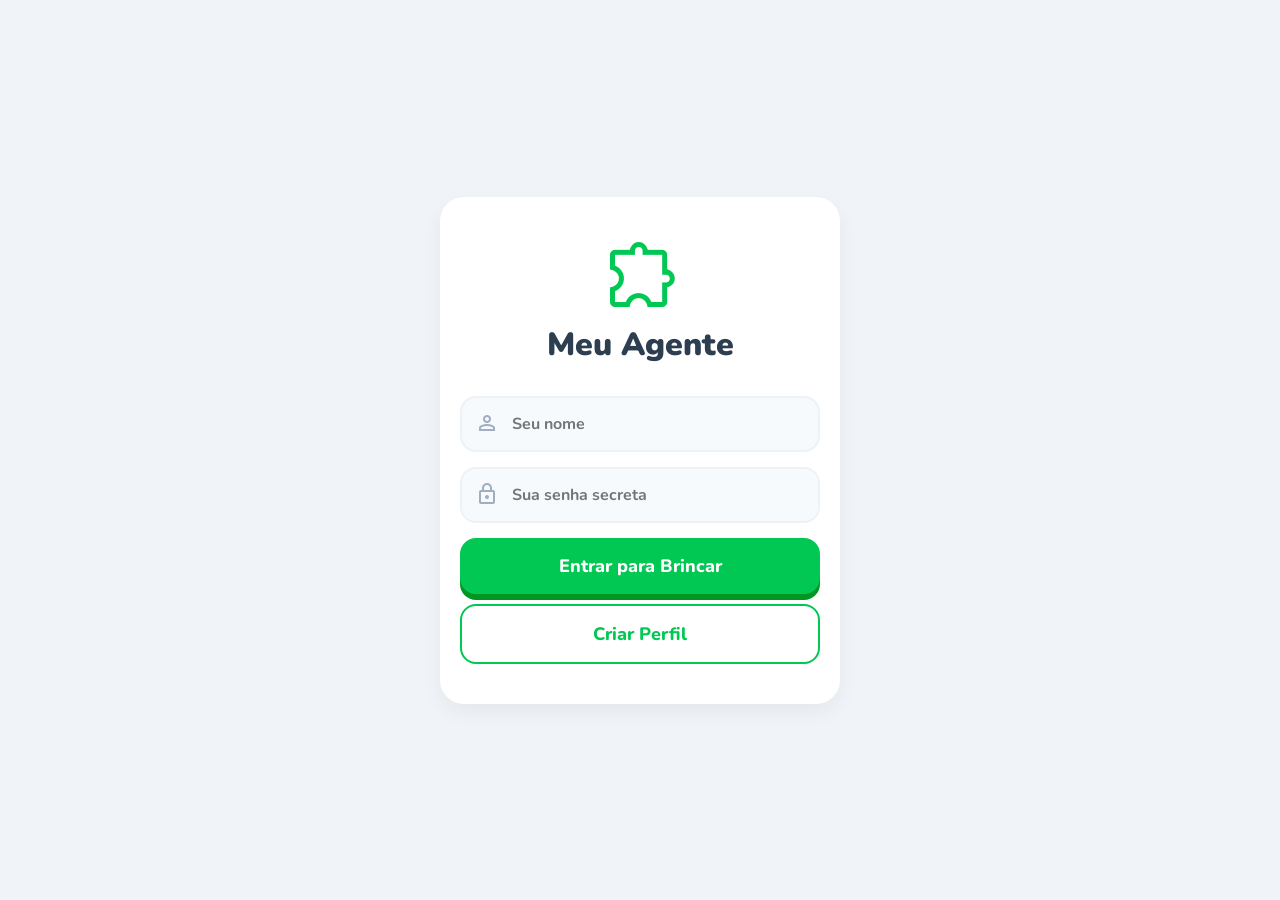
<file: index.html>
<!DOCTYPE html>
<html lang="pt-BR">
<head>
    <meta charset="UTF-8">
    <meta name="viewport" content="width=device-width, initial-scale=1.0, maximum-scale=1.0, user-scalable=no">
    <title>Login - Meu Agente IA</title>
    
    <link href="https://fonts.googleapis.com/css2?family=Nunito:wght@400;700;900&display=swap" rel="stylesheet">
    <link href="https://fonts.googleapis.com/css2?family=Material+Symbols+Outlined:opsz,wght,FILL,GRAD@24,400,1,0" rel="stylesheet" />

    <style>
        * { box-sizing: border-box; margin: 0; padding: 0; font-family: 'Nunito', sans-serif; user-select: none; }
        body { background-color: #f0f4f8; color: #333; width: 100vw; height: 100vh; display: flex; justify-content: center; align-items: center; }
        
        .card { background-color: #ffffff; border-radius: 24px; padding: 40px 20px; box-shadow: 0 8px 20px rgba(0,0,0,0.05); width: 100%; max-width: 400px; text-align: center; }
        .logo-area { margin-bottom: 30px; }
        .logo-area span { font-size: 80px; color: #00C853; }
        .logo-area h1 { font-size: 32px; font-weight: 900; color: #2c3e50; }

        .input-group { position: relative; margin-bottom: 15px; width: 100%; }
        .input-group span { position: absolute; left: 15px; top: 15px; color: #a0aec0; }
        .input-group input { width: 100%; padding: 15px 15px 15px 50px; background-color: #f7fafc; border: 2px solid #edf2f7; border-radius: 16px; font-size: 16px; outline: none; transition: 0.3s; font-weight: 700; color: #2d3748; }
        .input-group input:focus { border-color: #00C853; background-color: #fff; }

        .btn { width: 100%; padding: 16px; border: none; border-radius: 16px; font-size: 18px; font-weight: 800; cursor: pointer; display: flex; align-items: center; justify-content: center; gap: 10px; transition: 0.2s; }
        .btn-primary { background-color: #00C853; color: white; margin-bottom: 10px; box-shadow: 0 6px 0 #009624; }
        .btn-primary:active { transform: translateY(6px); box-shadow: 0 0 0 #009624; }
        .btn-secondary { background-color: transparent; color: #00C853; border: 2px solid #00C853; }
    </style>
</head>
<body id="pagina-login">

    <div class="card">
        <div class="logo-area">
            <span class="material-symbols-outlined">extension</span>
            <h1>Meu Agente</h1>
        </div>
        <div class="input-group">
            <span class="material-symbols-outlined">person</span>
            <input type="text" id="input-user" placeholder="Seu nome">
        </div>
        <div class="input-group">
            <span class="material-symbols-outlined">lock</span>
            <input type="password" id="input-pass" placeholder="Sua senha secreta">
        </div>
        <button id="btn-logar" class="btn btn-primary">Entrar para Brincar</button>
        <button id="btn-registrar" class="btn btn-secondary">Criar Perfil</button>
    </div>

    <script src="app.js"></script>
</body>
</html>
</file>
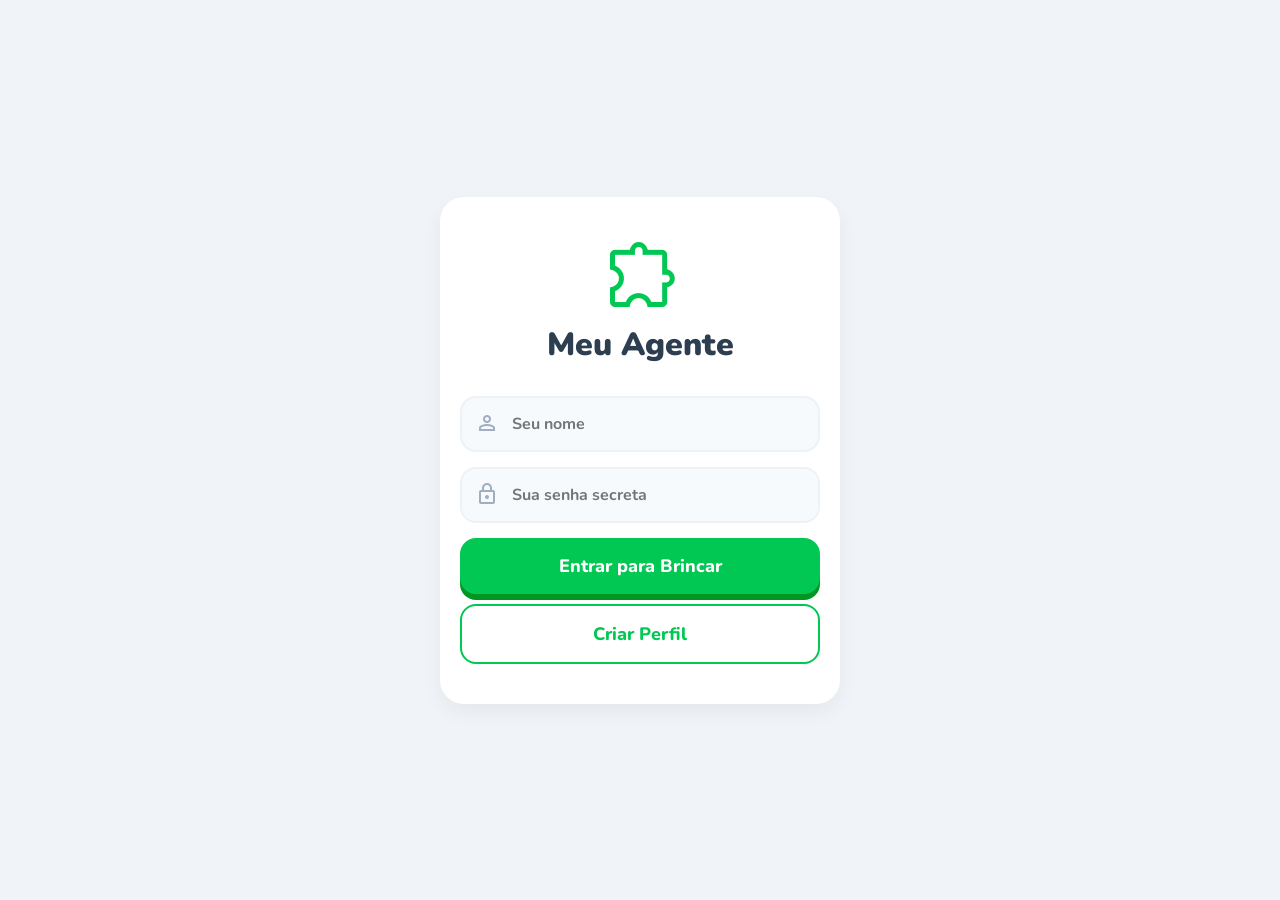
<file: agente.html>
<!DOCTYPE html>
<html lang="pt-BR">
<head>
    <meta charset="UTF-8">
    <meta name="viewport" content="width=device-width, initial-scale=1.0, maximum-scale=1.0, user-scalable=no">
    <title>Meu Agente IA - Conversacional</title>
    
    <link href="https://fonts.googleapis.com/css2?family=Nunito:wght@400;600;800;900&display=swap" rel="stylesheet">
    <link href="https://fonts.googleapis.com/css2?family=Material+Symbols+Outlined:opsz,wght,FILL,GRAD@24,400,1,0" rel="stylesheet" />

    <style>
        * { box-sizing: border-box; margin: 0; padding: 0; font-family: 'Nunito', sans-serif; }
        body { background-color: #ffffff; color: #343541; height: 100vh; display: flex; overflow: hidden; }

        /* ==========================================
           1. SIDEBAR (Apenas o Agente)
           ========================================== */
        .sidebar { 
            width: 280px; background-color: #f7f7f8; border-right: 1px solid #e5e5e5; 
            display: flex; flex-direction: column; align-items: center; justify-content: center;
        }

        .agente-container { text-align: center; }
        
        #agente {
            width: 120px; height: 120px; position: relative; margin: 0 auto;
            background: linear-gradient(135deg, #00C853 0%, #2196F3 50%, #ffffff 100%);
            border-radius: 24px; border: 4px solid #fff; box-shadow: 0 10px 25px rgba(0,0,0,0.15);
            display: flex; justify-content: space-evenly; align-items: center; transition: all 0.3s ease;
        }

        /* Animação de respiração do agente */
        @keyframes respirar {
            0% { transform: translateY(0px); }
            50% { transform: translateY(-5px); }
            100% { transform: translateY(0px); }
        }
        .respirando { animation: respirar 3s infinite ease-in-out; }

        .olho { width: 30px; height: 30px; background-color: white; border-radius: 50%; position: relative; border: 3px solid #333; overflow: hidden; }
        .pupila { width: 14px; height: 14px; background-color: #000; border-radius: 50%; position: absolute; top: 50%; left: 50%; transform: translate(-50%, -50%); transition: transform 0.2s ease-out; }

        .agente-status { margin-top: 20px; font-weight: 800; color: #4a5568; font-size: 18px; display: flex; align-items: center; justify-content: center; gap: 8px; }
        .agente-humor { font-size: 14px; color: #718096; font-weight: 600; margin-top: 5px; }

        /* ==========================================
           2. ÁREA PRINCIPAL (O Chat)
           ========================================== */
        .main-chat { flex: 1; display: flex; flex-direction: column; position: relative; background: #ffffff; }

        header { display: flex; justify-content: space-between; align-items: center; padding: 15px 30px; border-bottom: 1px solid #e5e5e5; background: #fff; z-index: 10; }
        header h2 { font-size: 18px; font-weight: 800; color: #2c3e50; }
        .header-botoes { display: flex; gap: 10px; }
        .btn-icon { background: white; border: 1px solid #e5e5e5; padding: 8px; border-radius: 8px; cursor: pointer; color: #4a5568; transition: 0.2s; display: flex; }
        .btn-icon:hover { background: #f7f7f8; }

        .historico-chat { flex: 1; overflow-y: auto; padding: 40px 15%; display: flex; flex-direction: column; gap: 24px; scroll-behavior: smooth; }
        
        .mensagem-linha { display: flex; gap: 15px; width: 100%; }
        .msg-direita { justify-content: flex-end; }
        
        .avatar-chat { width: 36px; height: 36px; border-radius: 8px; display: flex; justify-content: center; align-items: center; flex-shrink: 0; font-weight: bold; color: white; }
        .avatar-agente { background: linear-gradient(135deg, #00C853 0%, #2196F3 100%); }
        .avatar-user { background: #5436DA; }

        .mensagem-balao { max-width: 80%; padding: 12px 18px; font-size: 16px; line-height: 1.6; font-weight: 600; border-radius: 12px; }
        .balao-agente { background: transparent; color: #343541; padding-left: 0; }
        .balao-user { background: #f3f3f3; color: #343541; border-bottom-right-radius: 4px; }
        .msg-sistema { background: #fff3cd; color: #856404; align-self: center; font-size: 13px; padding: 8px 15px; border-radius: 20px; margin: 10px 0; }

        .input-wrapper { padding: 30px 15%; background: linear-gradient(180deg, rgba(255,255,255,0) 0%, rgba(255,255,255,1) 40%); position: sticky; bottom: 0; }
        .input-chat-box { display: flex; background: #fff; border: 1px solid #e5e5e5; border-radius: 24px; padding: 10px 15px; box-shadow: 0 0 15px rgba(0,0,0,0.05); align-items: center; gap: 10px; }
        .input-chat-box input { flex: 1; border: none; outline: none; font-size: 16px; padding: 10px; background: transparent; }
        .btn-enviar { background: #00C853; color: white; border: none; width: 40px; height: 40px; border-radius: 50%; cursor: pointer; display: flex; justify-content: center; align-items: center; transition: 0.2s; }
        .btn-enviar:hover { background: #009624; transform: scale(1.05); }

        /* ==========================================
           3. MODAL DE CONFIGURAÇÕES
           ========================================== */
        .modal-overlay { display: none; position: fixed; top: 0; left: 0; width: 100%; height: 100%; background: rgba(0,0,0,0.6); z-index: 100; justify-content: center; align-items: center; backdrop-filter: blur(4px); }
        .modal-content { background: #fff; width: 90%; max-width: 500px; border-radius: 24px; padding: 30px; box-shadow: 0 20px 40px rgba(0,0,0,0.2); }
        .modal-content h2 { margin-bottom: 20px; color: #2d3748; }
        .form-group { margin-bottom: 15px; }
        .form-group label { display: block; margin-bottom: 5px; font-weight: bold; color: #4a5568; font-size: 14px; }
        .form-group input, .form-group textarea { width: 100%; padding: 12px; border: 2px solid #edf2f7; border-radius: 12px; outline: none; font-family: 'Nunito', sans-serif; }
        .btn-full { width: 100%; padding: 12px; border: none; border-radius: 12px; font-weight: bold; cursor: pointer; margin-bottom: 10px; display: flex; justify-content: center; align-items: center; gap: 5px; transition: 0.2s; }
        .btn-save { background: #00C853; color: white; }

        @media (max-width: 900px) {
            body { flex-direction: column; }
            .sidebar { width: 100%; height: 200px; border-right: none; border-bottom: 1px solid #e5e5e5; flex-direction: row; }
            .agente-container { padding: 10px; }
            #agente { width: 80px; height: 80px; }
            .olho { width: 20px; height: 20px; }
            .pupila { width: 10px; height: 10px; }
            .historico-chat { padding: 20px 15px; }
            .input-wrapper { padding: 15px; }
        }
    </style>
</head>
<body id="pagina-agente">

    <div class="sidebar">
        <div class="agente-container">
            <div id="agente" class="respirando">
                <div class="olho"><div class="pupila" id="pupila-esq"></div></div>
                <div class="olho"><div class="pupila" id="pupila-dir"></div></div>
            </div>
            <div class="agente-status">
                <span class="material-symbols-outlined" style="color: #00C853; font-size: 20px;">check_circle</span> Online
            </div>
            <div class="agente-humor" id="status-humor">Pronto para conversar!</div>
        </div>
    </div>

    <div class="main-chat">
        <header>
            <h2>Meu Agente Conversacional</h2>
            <div class="header-botoes">
                <div id="btn-config" class="btn-icon" title="Configurações"><span class="material-symbols-outlined">settings</span></div>
                <div id="btn-travar" class="btn-icon" title="Sair" style="color: #e53e3e;"><span class="material-symbols-outlined">logout</span></div>
            </div>
        </header>

        <div class="historico-chat" id="chat-box"></div>

        <div class="input-wrapper">
            <div class="input-chat-box">
                <input type="text" id="input-mensagem" placeholder="Peça para eu anotar algo, ver o clima ou só conversar...">
                <button id="btn-enviar" class="btn-enviar"><span class="material-symbols-outlined" style="font-size: 20px;">arrow_upward</span></button>
            </div>
        </div>
    </div>

    <div class="modal-overlay" id="modal-config">
        <div class="modal-content">
            <h2>Configurações da IA</h2>
            <div class="form-group">
                <label>Chave API (Groq)</label>
                <input type="password" id="config-api-key" placeholder="gsk_...">
            </div>
            <div class="form-group">
                <label>System Prompt (Personalidade)</label>
                <textarea id="config-prompt" rows="3">Você é um assistente virtual super inteligente. Você anota tarefas e finanças do usuário sem que ele precise ver tabelas chatas, sempre avisando no chat de forma natural. Indique seu humor atual na conversa.</textarea>
            </div>
            <button id="btn-salvar-config" class="btn-full btn-save">Salvar</button>
            
            <hr style="margin: 20px 0; border: 0; border-top: 1px solid #eee;">
            <button id="btn-exportar" class="btn-full" style="background: #2d3748; color: white;"><span class="material-symbols-outlined">download</span> Exportar Backup (Memória)</button>
            <input type="file" id="input-importar" style="display: none;" accept=".json">
            <button id="btn-importar-trigger" class="btn-full" style="background: #f7f7f8; color: #2d3748; border: 1px solid #e5e5e5;"><span class="material-symbols-outlined">upload</span> Importar Backup</button>
            
            <button id="btn-fechar-modal" class="btn-full" style="background: transparent; color: #718096;">Fechar</button>
        </div>
    </div>

    <script src="motor-agente.js"></script>\n    <script src="app.js"></script>
</body>
</html>
</file>
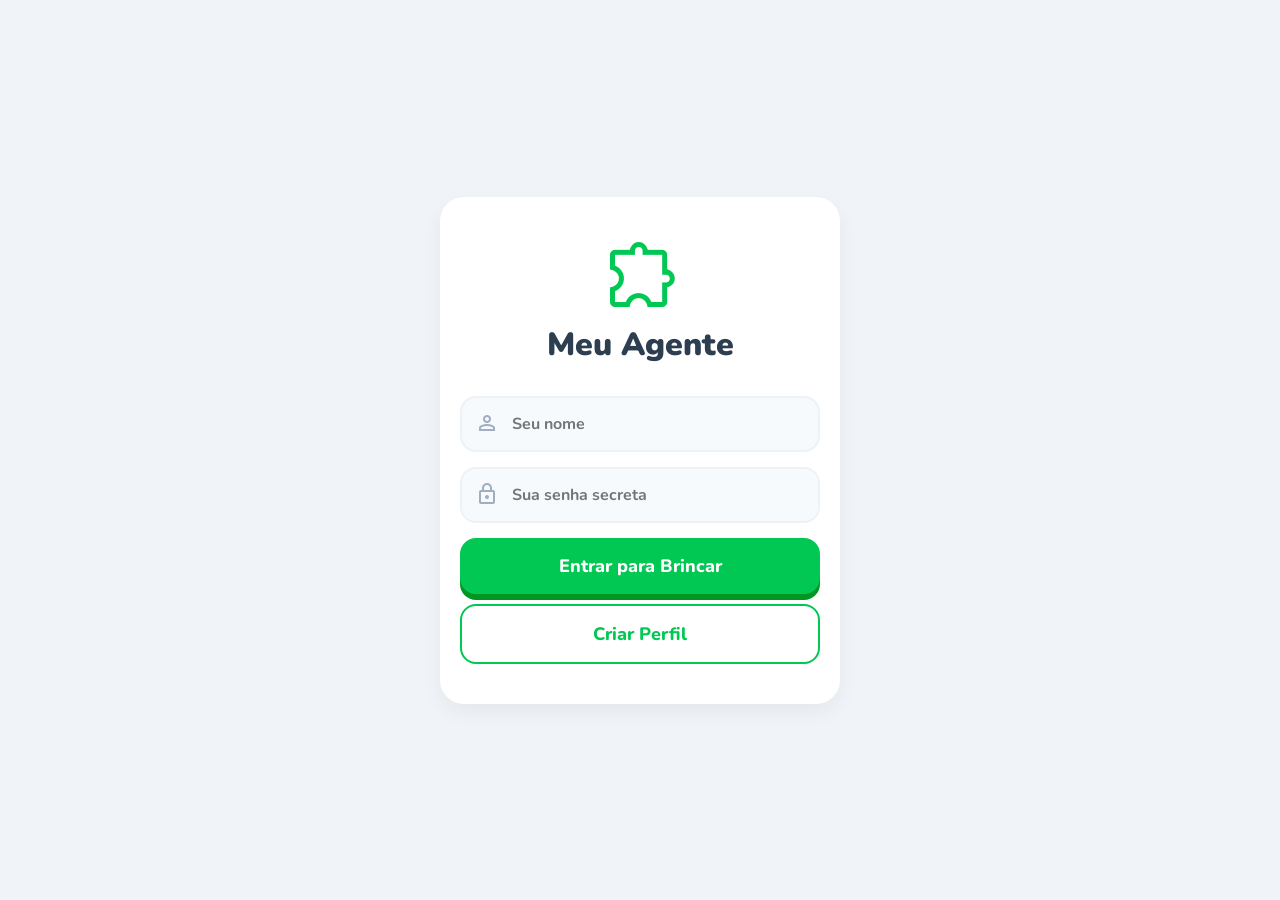
<file: termos.html>
<!DOCTYPE html>
<html lang="pt-BR">
<head>
    <meta charset="UTF-8">
    <meta name="viewport" content="width=device-width, initial-scale=1.0, maximum-scale=1.0, user-scalable=no">
    <title>Termos - Meu Agente IA</title>
    
    <link href="https://fonts.googleapis.com/css2?family=Nunito:wght@400;700;900&display=swap" rel="stylesheet">
    <link href="https://fonts.googleapis.com/css2?family=Material+Symbols+Outlined:opsz,wght,FILL,GRAD@24,400,1,0" rel="stylesheet" />

    <style>
        * { box-sizing: border-box; margin: 0; padding: 0; font-family: 'Nunito', sans-serif; }
        body { background-color: #f0f4f8; color: #333; display: flex; justify-content: center; align-items: center; min-height: 100vh; padding: 20px; }
        
        .card-termos { background-color: #ffffff; border-radius: 24px; padding: 30px; box-shadow: 0 8px 20px rgba(0,0,0,0.05); width: 100%; max-width: 600px; text-align: center; }
        .icone-termos { font-size: 60px; color: #2196F3; margin-bottom: 15px; }
        h1 { font-size: 26px; font-weight: 900; color: #2c3e50; margin-bottom: 20px; }
        
        .caixa-texto { background-color: #f7fafc; border: 2px solid #edf2f7; border-radius: 16px; padding: 20px; text-align: left; height: 250px; overflow-y: auto; margin-bottom: 20px; color: #4a5568; font-weight: 700; line-height: 1.6; }
        .caixa-texto p { margin-bottom: 15px; }
        
        .btn { width: 100%; padding: 16px; border: none; border-radius: 16px; font-size: 18px; font-weight: 800; cursor: pointer; display: flex; align-items: center; justify-content: center; gap: 10px; transition: 0.2s; }
        .btn-aceitar { background-color: #00C853; color: white; margin-bottom: 10px; box-shadow: 0 6px 0 #009624; }
        .btn-aceitar:active { transform: translateY(6px); box-shadow: 0 0 0 #009624; }
        .btn-recusar { background-color: transparent; color: #f44336; border: 2px solid #f44336; }
    </style>
</head>
<body id="pagina-termos">

    <div class="card-termos">
        <span class="material-symbols-outlined icone-termos">verified_user</span>
        <h1>Termos do Meu Agente</h1>
        <div class="caixa-texto">
            <p>Olá! Antes de brincar com o seu Agente, precisamos combinar algumas regrinhas importantes:</p>
            <p><strong>1. Diversão em primeiro lugar:</strong> Este aplicativo foi feito para você aprender as cores de forma divertida e segura.</p>
            <p><strong>2. Respeito:</strong> Trate o seu Agente com carinho. Ele está aqui para te ajudar e aprender com você.</p>
            <p><strong>3. Privacidade:</strong> Não guardamos nenhuma informação sua na internet. Tudo fica salvo apenas neste aparelho.</p>
            <p>Se você concorda com as regrinhas, aperte o botão verde para começar!</p>
        </div>

        <button id="btn-aceitar-termos" class="btn btn-aceitar">
            <span class="material-symbols-outlined">check_circle</span> Aceitar e Brincar
        </button>
        <button class="btn btn-recusar" onclick="alert('Você precisa aceitar para usar o app!')">Ainda não quero</button>
    </div>

    <script src="app.js"></script>
</body>
</html>
</file>
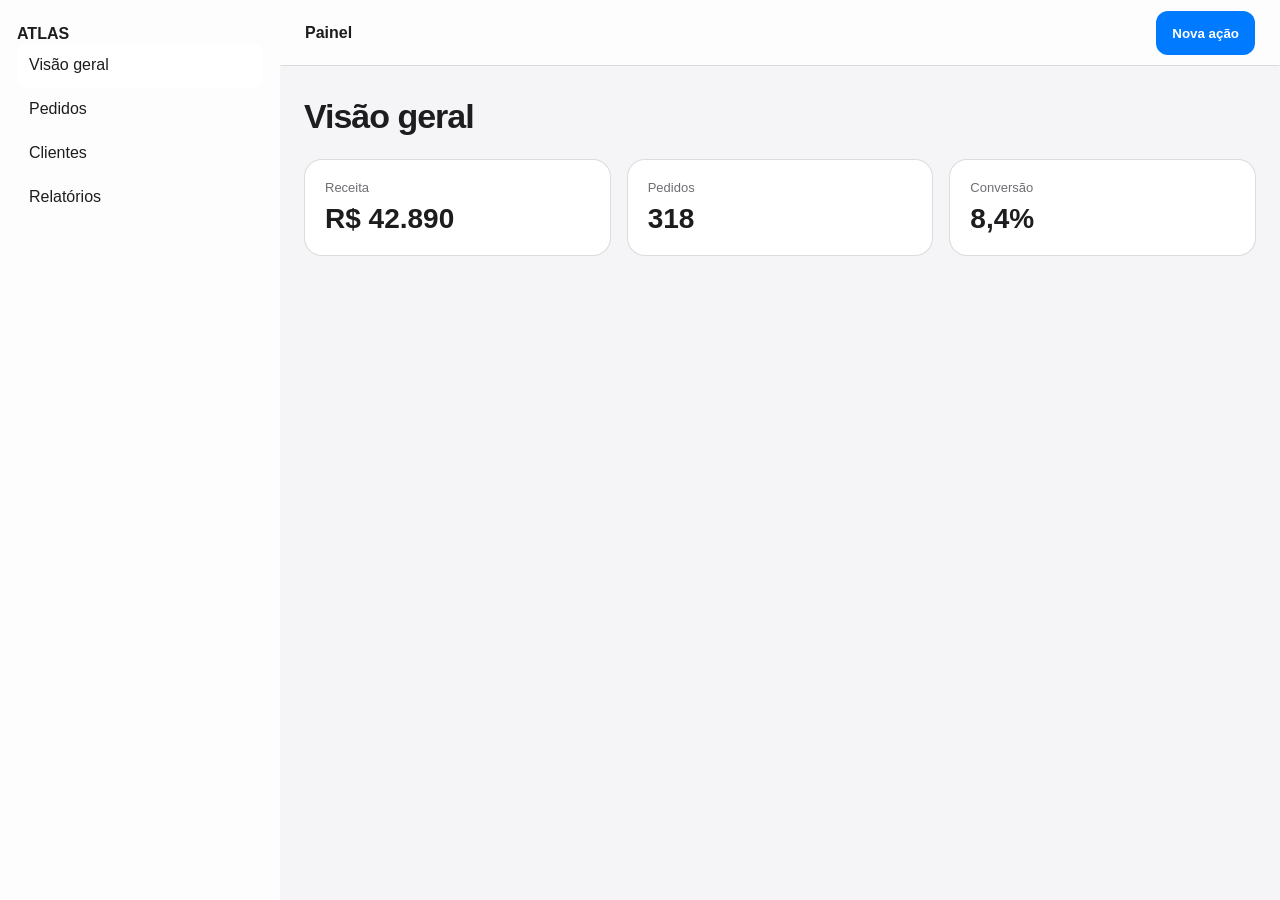
<file: apple-design-agent/reference-library/examples/dashboard-reference.html>
<!doctype html>
<html lang="pt-BR">
<head>
  <meta charset="utf-8">
  <meta name="viewport" content="width=device-width,initial-scale=1">
  <title>ATLAS Apple Dashboard Reference</title>
  <link rel="stylesheet" href="../tokens/semantic-tokens.css">
  <style>
    *{box-sizing:border-box}
    body{
      margin:0;
      min-height:100vh;
      font-family:var(--atlas-apple-font);
      color:var(--atlas-apple-text);
      background:var(--atlas-apple-bg);
      display:grid;
      grid-template-columns:280px minmax(0,1fr);
    }
    aside{
      padding:24px 16px;
      border-right:1px solid var(--atlas-apple-separator);
    }
    main{min-width:0}
    .toolbar{
      position:sticky;top:0;z-index:10;
      min-height:64px;
      display:flex;align-items:center;justify-content:space-between;
      padding:10px 24px;
      border-bottom:1px solid var(--atlas-apple-separator);
    }
    .content{max-width:1200px;margin:auto;padding:32px 24px}
    .title{font-size:34px;line-height:1.08;letter-spacing:-.03em;margin:0 0 24px}
    .grid{display:grid;grid-template-columns:repeat(3,minmax(0,1fr));gap:16px}
    .card{
      border-radius:var(--atlas-apple-radius-card);
      border:1px solid var(--atlas-apple-separator);
      background:var(--atlas-apple-surface);
      padding:20px;
    }
    .metric{font-size:28px;font-weight:700;margin-top:8px}
    .muted{color:var(--atlas-apple-text-secondary);font-size:13px}
    button{
      border:0;
      background:var(--atlas-apple-accent);
      color:white;
      padding:0 16px;
      cursor:pointer;
      font-weight:600;
    }
    nav a{
      min-height:44px;
      display:flex;align-items:center;
      padding:0 12px;
      border-radius:10px;
      color:inherit;text-decoration:none;
    }
    nav a[aria-current="page"]{background:var(--atlas-apple-surface)}
    @media(max-width:800px){
      body{display:block}
      aside{display:none}
      .grid{grid-template-columns:1fr}
      .content{padding:24px 16px}
    }
  </style>
</head>
<body>
  <aside class="atlas-apple-glass">
    <strong>ATLAS</strong>
    <nav>
      <a href="#" aria-current="page">Visão geral</a>
      <a href="#">Pedidos</a>
      <a href="#">Clientes</a>
      <a href="#">Relatórios</a>
    </nav>
  </aside>

  <main>
    <header class="toolbar atlas-apple-glass">
      <strong>Painel</strong>
      <button class="atlas-apple-control">Nova ação</button>
    </header>

    <section class="content">
      <h1 class="title">Visão geral</h1>
      <div class="grid">
        <article class="card">
          <div class="muted">Receita</div>
          <div class="metric">R$ 42.890</div>
        </article>
        <article class="card">
          <div class="muted">Pedidos</div>
          <div class="metric">318</div>
        </article>
        <article class="card">
          <div class="muted">Conversão</div>
          <div class="metric">8,4%</div>
        </article>
      </div>
    </section>
  </main>
</body>
</html>
</file>
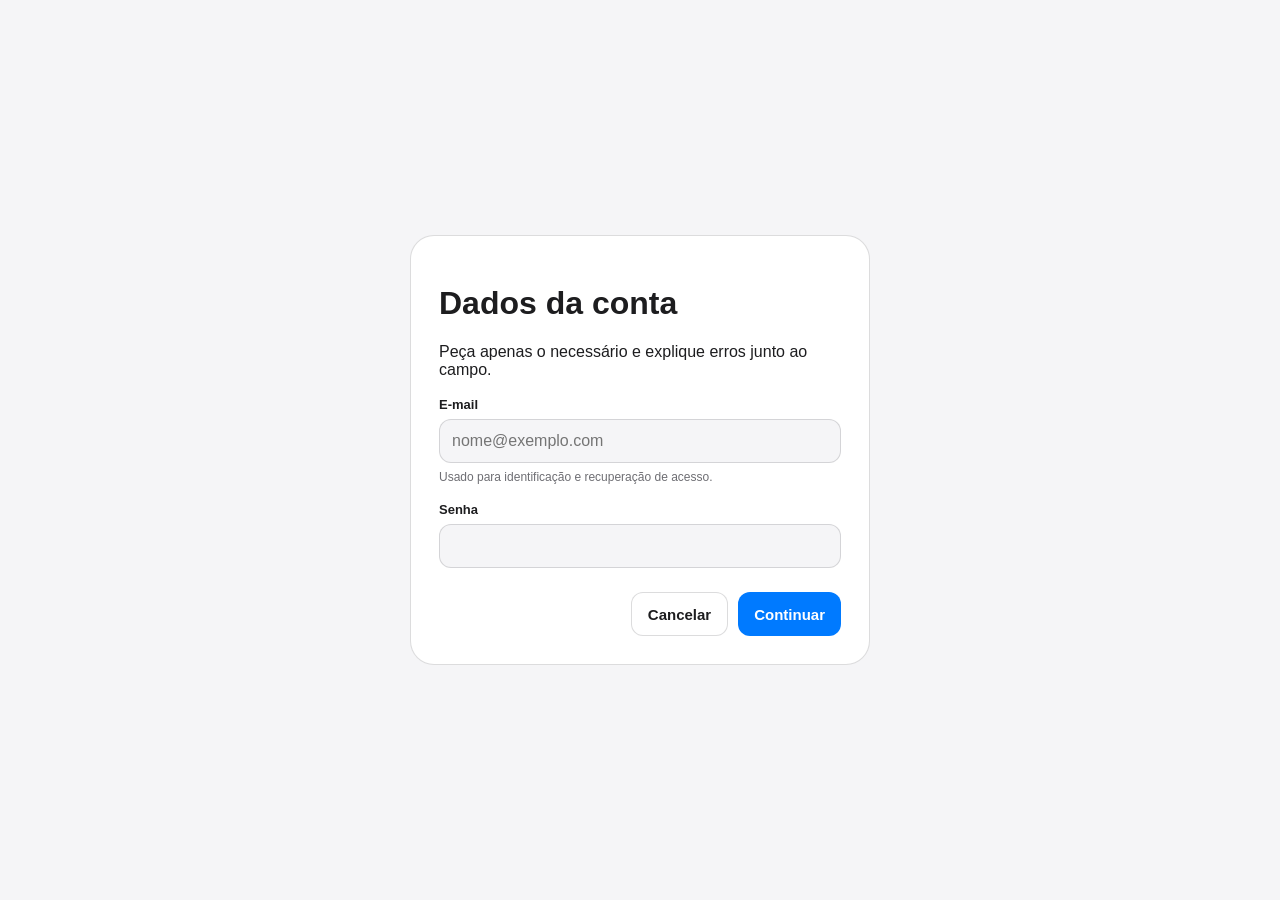
<file: apple-design-agent/reference-library/recipes/web/form.html>
<!doctype html>
<html lang="pt-BR">
<head>
<meta charset="utf-8">
<meta name="viewport" content="width=device-width,initial-scale=1">
<link rel="stylesheet" href="../../tokens/semantic-tokens.css">
<style>
*{box-sizing:border-box}
body{margin:0;min-height:100vh;display:grid;place-items:center;padding:20px;font-family:var(--atlas-apple-font);background:var(--atlas-apple-bg);color:var(--atlas-apple-text)}
form{width:min(460px,100%);background:var(--atlas-apple-surface);border:1px solid var(--atlas-apple-separator);border-radius:24px;padding:28px}
.group{display:grid;gap:7px;margin:18px 0}
label{font-size:13px;font-weight:600}
input{min-height:44px;border-radius:12px;border:1px solid var(--atlas-apple-separator);background:var(--atlas-apple-bg);color:inherit;padding:0 12px;font:inherit}
input:focus{outline:3px solid color-mix(in srgb,var(--atlas-apple-accent) 24%,transparent);border-color:var(--atlas-apple-accent)}
.help{font-size:12px;color:var(--atlas-apple-text-secondary)}
.actions{display:flex;gap:10px;justify-content:flex-end;margin-top:24px}
button{min-height:44px;border-radius:12px;padding:0 16px;font:600 15px var(--atlas-apple-font);cursor:pointer}
.primary{border:0;background:var(--atlas-apple-accent);color:#fff}
.secondary{border:1px solid var(--atlas-apple-separator);background:var(--atlas-apple-surface);color:inherit}
</style>
</head>
<body>
<form>
  <h1>Dados da conta</h1>
  <p>Peça apenas o necessário e explique erros junto ao campo.</p>
  <div class="group">
    <label for="email">E-mail</label>
    <input id="email" type="email" autocomplete="email" placeholder="nome@exemplo.com">
    <span class="help">Usado para identificação e recuperação de acesso.</span>
  </div>
  <div class="group">
    <label for="password">Senha</label>
    <input id="password" type="password" autocomplete="current-password">
  </div>
  <div class="actions">
    <button class="secondary" type="button">Cancelar</button>
    <button class="primary" type="submit">Continuar</button>
  </div>
</form>
</body>
</html>
</file>
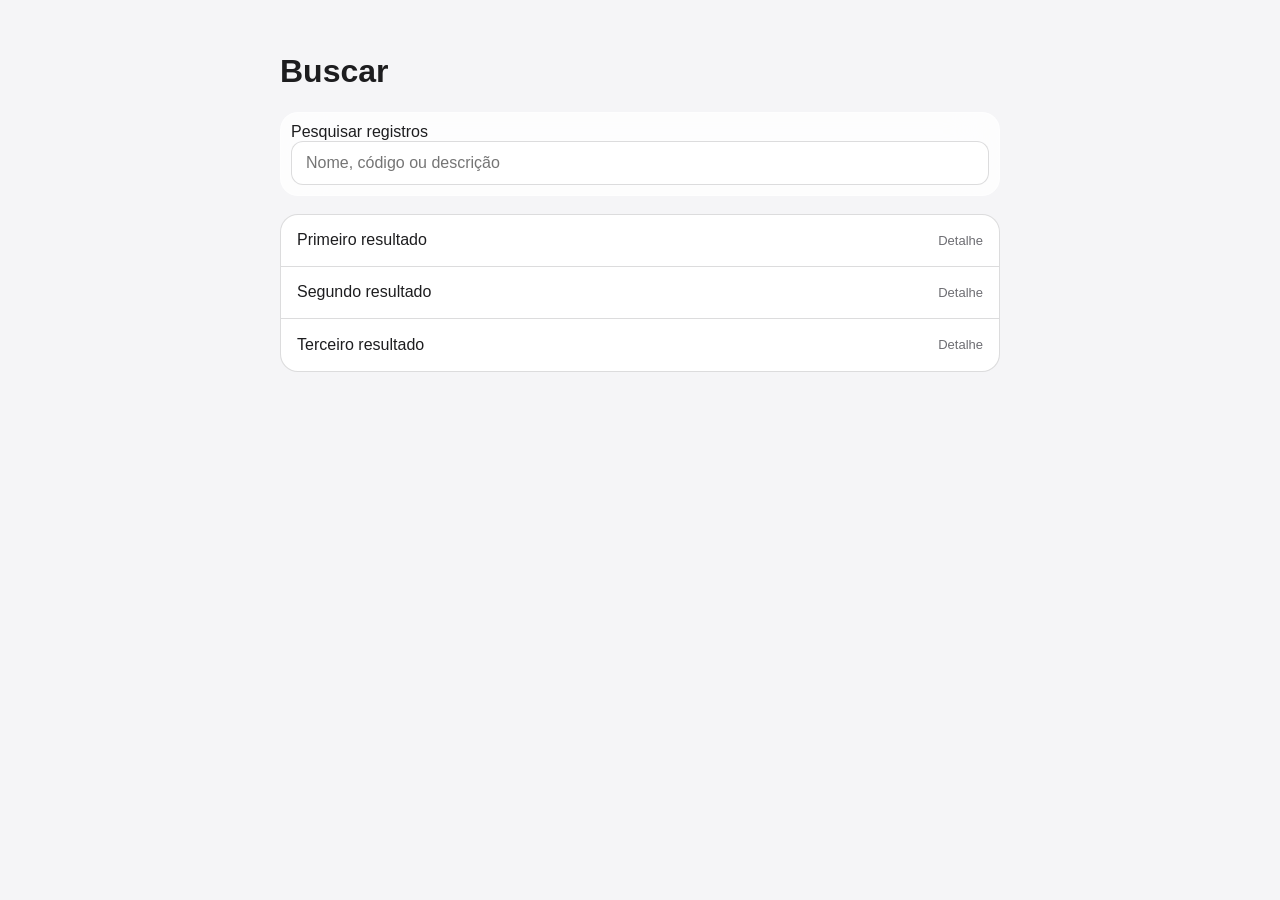
<file: apple-design-agent/reference-library/recipes/web/search-list.html>
<!doctype html>
<html lang="pt-BR">
<head>
<meta charset="utf-8">
<meta name="viewport" content="width=device-width,initial-scale=1">
<link rel="stylesheet" href="../../tokens/semantic-tokens.css">
<style>
*{box-sizing:border-box}
body{margin:0;font-family:var(--atlas-apple-font);background:var(--atlas-apple-bg);color:var(--atlas-apple-text)}
main{max-width:760px;margin:auto;padding:32px 20px}
.search{position:sticky;top:12px;z-index:4;padding:10px;border-radius:18px}
.search input{width:100%;min-height:44px;border:1px solid var(--atlas-apple-separator);border-radius:12px;background:var(--atlas-apple-surface);color:inherit;padding:0 14px;font:inherit}
.list{margin-top:18px;background:var(--atlas-apple-surface);border:1px solid var(--atlas-apple-separator);border-radius:18px;overflow:hidden}
.row{display:flex;align-items:center;justify-content:space-between;min-height:52px;padding:8px 16px;border-bottom:1px solid var(--atlas-apple-separator)}
.row:last-child{border-bottom:0}
.secondary{color:var(--atlas-apple-text-secondary);font-size:13px}
</style>
</head>
<body>
<main>
  <h1>Buscar</h1>
  <div class="search atlas-apple-glass">
    <label for="q">Pesquisar registros</label>
    <input id="q" type="search" placeholder="Nome, código ou descrição">
  </div>
  <section class="list" aria-label="Resultados">
    <div class="row"><span>Primeiro resultado</span><span class="secondary">Detalhe</span></div>
    <div class="row"><span>Segundo resultado</span><span class="secondary">Detalhe</span></div>
    <div class="row"><span>Terceiro resultado</span><span class="secondary">Detalhe</span></div>
  </section>
</main>
</body>
</html>
</file>
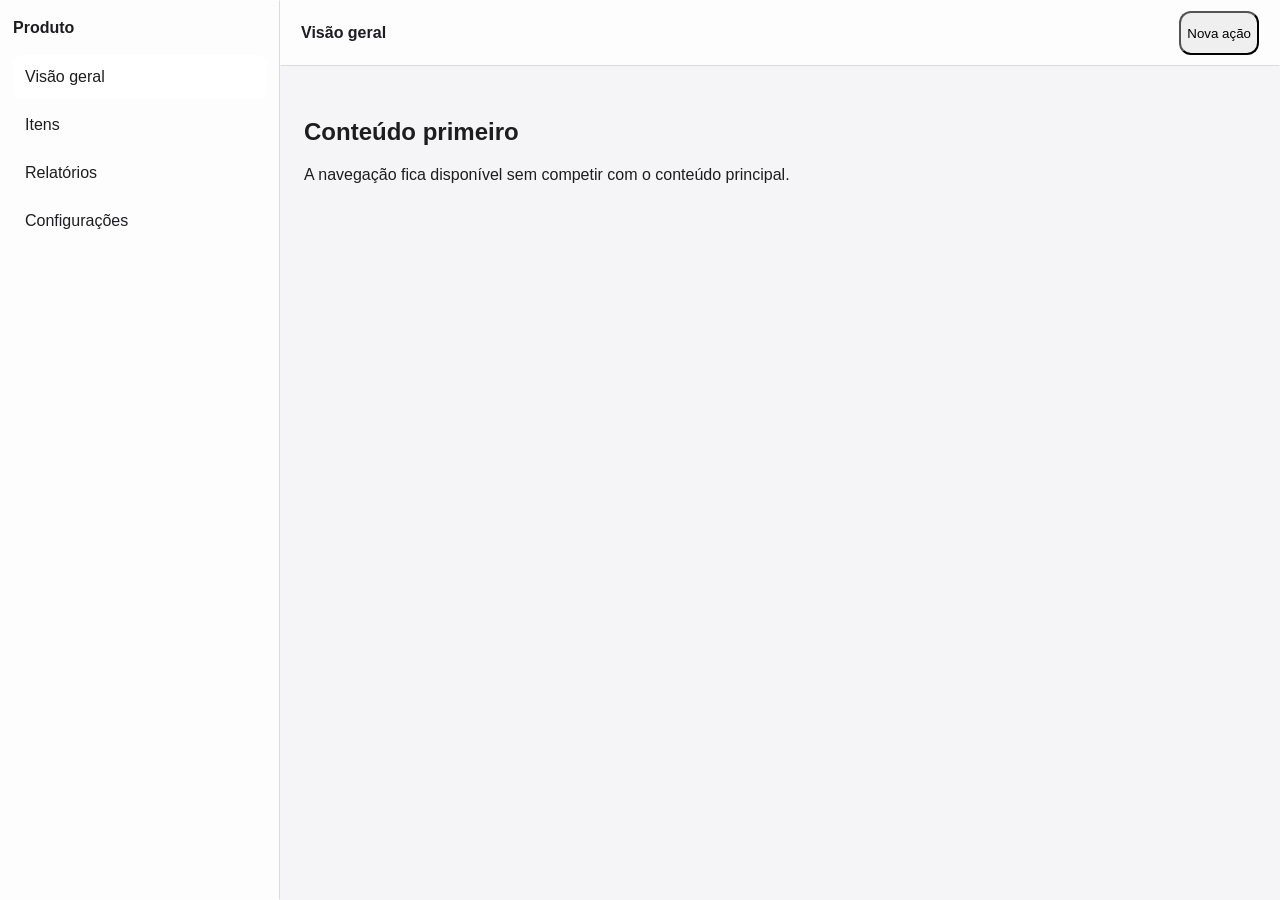
<file: apple-design-agent/reference-library/recipes/web/sidebar-toolbar.html>
<!doctype html>
<html lang="pt-BR">
<head>
<meta charset="utf-8">
<meta name="viewport" content="width=device-width,initial-scale=1">
<link rel="stylesheet" href="../../tokens/semantic-tokens.css">
<style>
*{box-sizing:border-box}
body{margin:0;min-height:100vh;font-family:var(--atlas-apple-font);background:var(--atlas-apple-bg);color:var(--atlas-apple-text);display:grid;grid-template-columns:280px 1fr}
.sidebar{padding:18px 12px;border-right:1px solid var(--atlas-apple-separator)}
.sidebar nav{display:grid;gap:4px;margin-top:18px}
.sidebar a{display:flex;align-items:center;min-height:44px;padding:0 12px;border-radius:10px;color:inherit;text-decoration:none}
.sidebar a[aria-current="page"]{background:var(--atlas-apple-surface)}
.main{min-width:0}
.toolbar{min-height:64px;position:sticky;top:0;z-index:5;display:flex;align-items:center;justify-content:space-between;padding:10px 20px;border-bottom:1px solid var(--atlas-apple-separator)}
.content{max-width:1100px;margin:auto;padding:32px 24px}
@media(max-width:760px){body{display:block}.sidebar{display:none}.content{padding:24px 16px}}
</style>
</head>
<body>
<aside class="sidebar atlas-apple-glass">
  <strong>Produto</strong>
  <nav aria-label="Navegação principal">
    <a href="#" aria-current="page">Visão geral</a>
    <a href="#">Itens</a>
    <a href="#">Relatórios</a>
    <a href="#">Configurações</a>
  </nav>
</aside>
<main class="main">
  <header class="toolbar atlas-apple-glass">
    <strong>Visão geral</strong>
    <button class="atlas-apple-control">Nova ação</button>
  </header>
  <section class="content">
    <h1>Conteúdo primeiro</h1>
    <p>A navegação fica disponível sem competir com o conteúdo principal.</p>
  </section>
</main>
</body>
</html>
</file>
